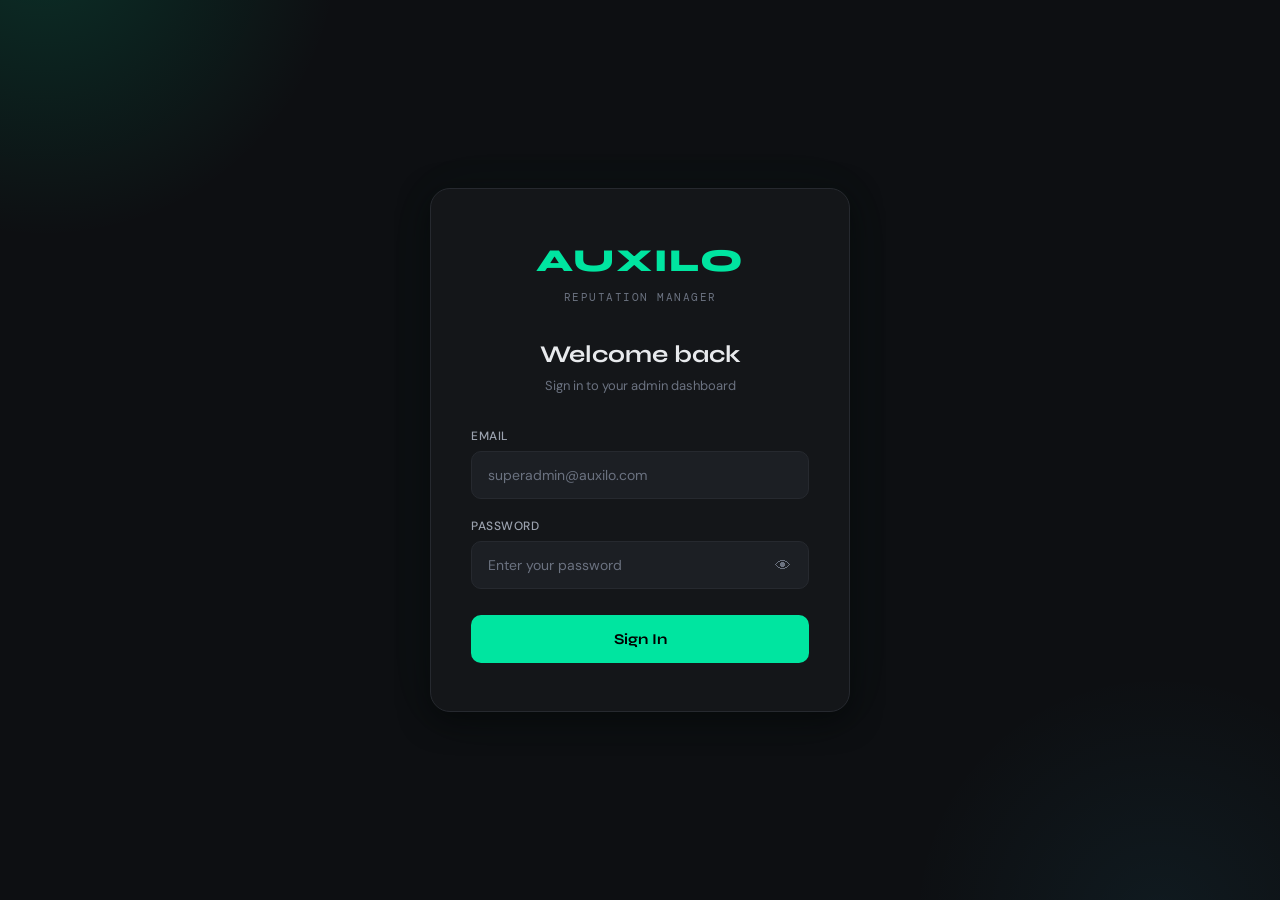
<file: frontend/index.html>
<!DOCTYPE html>
<html lang="en">

<head>
    <meta charset="UTF-8">
    <meta name="viewport" content="width=device-width, initial-scale=1.0">
    <title>Reputation Manager — Auxilo Finserve</title>
    <link rel="preconnect" href="https://fonts.googleapis.com">
    <link rel="preconnect" href="https://fonts.gstatic.com" crossorigin>
    <link href="https://fonts.googleapis.com/css2?family=DM+Mono:wght@400;500&display=swap" rel="stylesheet">
    <style>
        body {
            margin: 0;
            background: #0d0f12;
            display: flex;
            align-items: center;
            justify-content: center;
            height: 100vh;
            font-family: 'DM Mono', monospace;
            color: #6b7280;
            font-size: 13px;
        }
    </style>
</head>

<body>
    <div>Redirecting…</div>
    <script>
        // Check auth token and validate expiry before redirecting
        (function () {
            const token = localStorage.getItem('auth_token');

            if (token) {
                try {
                    // Decode JWT payload (base64url) to check expiry
                    const payloadBase64 = token.split('.')[1];
                    const payload = JSON.parse(atob(payloadBase64));
                    const now = Math.floor(Date.now() / 1000);

                    if (payload.exp && payload.exp > now) {
                        // Token is valid and not expired
                        window.location.replace('inbox.html');
                        return;
                    }
                } catch (e) {
                    // Token is malformed — clear it
                    console.warn('Invalid auth token, clearing.');
                }
                // Token expired or invalid — remove and go to login
                localStorage.removeItem('auth_token');
            }

            window.location.replace('login.html');
        })();
    </script>
</body>

</html>
</file>
<file: frontend/css/variables.css>
/* ============================================
   DESIGN TOKENS — Reputation Management Dashboard
   ============================================ */

:root {
  /* ── Backgrounds ── */
  --bg: #0d0f12;
  --surface: #141619;
  --surface2: #1c1f24;
  --border: #26292f;

  /* ── Primary Accent (Green) ── */
  --accent: #00e5a0;
  --accent-dim: rgba(0, 229, 160, 0.08);
  --accent-border: rgba(0, 229, 160, 0.2);
  --accent-glow: rgba(0, 229, 160, 0.15);

  /* ── Intent Colors ── */
  --lead: #3ecfff;
  --lead-dim: rgba(62, 207, 255, 0.08);
  --lead-border: rgba(62, 207, 255, 0.25);

  --warn: #f5a623;
  --warn-dim: rgba(245, 166, 35, 0.08);
  --warn-border: rgba(245, 166, 35, 0.25);

  --danger: #ff4f6a;
  --danger-dim: rgba(255, 79, 106, 0.08);
  --danger-border: rgba(255, 79, 106, 0.25);

  --spam: #6b7280;
  --spam-dim: rgba(107, 114, 128, 0.08);
  --spam-border: rgba(107, 114, 128, 0.25);

  /* ── Platform Colors ── */
  --fb-blue: #1877f2;
  --fb-dim: rgba(24, 119, 242, 0.1);
  --ig-pink: #e1306c;
  --ig-dim: rgba(225, 48, 108, 0.1);

  /* ── Text ── */
  --text: #e8eaed;
  --text-dim: #9ca3af;
  --text-muted: #6b7280;

  /* ── Typography ── */
  --font-heading: 'Syne', sans-serif;
  --font-body: 'DM Sans', sans-serif;
  --font-mono: 'DM Mono', monospace;

  /* ── Spacing ── */
  --space-xs: 4px;
  --space-sm: 8px;
  --space-md: 12px;
  --space-lg: 16px;
  --space-xl: 24px;
  --space-2xl: 32px;
  --space-3xl: 48px;

  /* ── Radii ── */
  --radius-sm: 6px;
  --radius-md: 10px;
  --radius-lg: 14px;
  --radius-xl: 20px;
  --radius-pill: 100px;

  /* ── Shadows ── */
  --shadow-sm: 0 1px 3px rgba(0, 0, 0, 0.3);
  --shadow-md: 0 4px 12px rgba(0, 0, 0, 0.4);
  --shadow-lg: 0 8px 30px rgba(0, 0, 0, 0.5);
  --shadow-glow: 0 0 20px var(--accent-glow);

  /* ── Transitions ── */
  --transition-fast: 150ms ease;
  --transition-normal: 250ms ease;
  --transition-slow: 400ms ease;

  /* ── Layout ── */
  --sidebar-width: 220px;
  --topbar-height: 0px;
  --message-list-width: 340px;
}
</file>
<file: frontend/css/base.css>
/* ============================================
   BASE STYLES — Reset, Typography, Globals
   ============================================ */

/* ── Google Fonts ──
   Loaded via <link> tags in HTML for non-blocking rendering.
   See each .html file's <head> section.
*/

/* ── Reset ── */
*,
*::before,
*::after {
    margin: 0;
    padding: 0;
    box-sizing: border-box;
}

html,
body {
    height: 100%;
    overflow: hidden;
    background: var(--bg);
    color: var(--text);
    font-family: var(--font-body);
    font-size: 14px;
    line-height: 1.5;
    -webkit-font-smoothing: antialiased;
    -moz-osx-font-smoothing: grayscale;
}

a {
    color: var(--accent);
    text-decoration: none;
    transition: opacity var(--transition-fast);
}

a:hover {
    opacity: 0.85;
}

button {
    font-family: inherit;
    cursor: pointer;
    border: none;
    outline: none;
    background: none;
    color: inherit;
}

input,
textarea,
select {
    font-family: inherit;
    font-size: inherit;
    color: inherit;
    outline: none;
    border: none;
    background: none;
}

ul,
ol {
    list-style: none;
}

img {
    display: block;
    max-width: 100%;
}

/* ── Scrollbar ── */
::-webkit-scrollbar {
    width: 6px;
}

::-webkit-scrollbar-track {
    background: transparent;
}

::-webkit-scrollbar-thumb {
    background: var(--border);
    border-radius: 3px;
}

::-webkit-scrollbar-thumb:hover {
    background: var(--text-muted);
}

/* ── Typography ── */
h1,
h2,
h3,
h4 {
    font-family: var(--font-heading);
    font-weight: 700;
    color: var(--text);
    line-height: 1.2;
}

h1 {
    font-size: 28px;
}

h2 {
    font-size: 22px;
}

h3 {
    font-size: 17px;
}

h4 {
    font-size: 14px;
}

.mono {
    font-family: var(--font-mono);
    font-weight: 400;
}

.text-dim {
    color: var(--text-dim);
}

.text-muted {
    color: var(--text-muted);
}

/* ── App Shell ── */
.app-layout {
    display: flex;
    height: 100vh;
    width: 100%;
    overflow: hidden;
}

.main-content {
    flex: 1;
    display: flex;
    flex-direction: column;
    overflow-y: scroll;
    min-width: 0;
}

/* ── Badges / Pills ── */
.badge {
    display: inline-flex;
    align-items: center;
    gap: 4px;
    padding: 3px 10px;
    border-radius: var(--radius-pill);
    font-family: var(--font-mono);
    font-size: 11px;
    font-weight: 500;
    letter-spacing: 0.3px;
    white-space: nowrap;
    line-height: 1.4;
}

.badge--fb {
    background: var(--fb-dim);
    color: var(--fb-blue);
    border: 1px solid rgba(24, 119, 242, 0.2);
}

.badge--ig {
    background: var(--ig-dim);
    color: var(--ig-pink);
    border: 1px solid rgba(225, 48, 108, 0.2);
}

.badge--lead {
    background: var(--lead-dim);
    color: var(--lead);
    border: 1px solid var(--lead-border);
}

.badge--support,
.badge--general {
    background: var(--warn-dim);
    color: var(--warn);
    border: 1px solid var(--warn-border);
}

.badge--sensitive {
    background: var(--danger-dim);
    color: var(--danger);
    border: 1px solid var(--danger-border);
}

.badge--partnership {
    background: var(--lead-dim);
    color: var(--lead);
    border: 1px solid var(--lead-border);
}

.badge--spam {
    background: var(--spam-dim);
    color: var(--spam);
    border: 1px solid var(--spam-border);
}

/* ── Buttons ── */
.btn {
    display: inline-flex;
    align-items: center;
    justify-content: center;
    gap: 8px;
    padding: 12px 24px;
    border-radius: var(--radius-md);
    font-size: 14px;
    font-weight: 600;
    transition: all var(--transition-fast);
    position: relative;
    overflow: hidden;
}

.btn--primary {
    background: var(--accent);
    color: #000;
    font-family: var(--font-heading);
    font-weight: 700;
}

.btn--primary:hover {
    filter: brightness(1.15);
    box-shadow: var(--shadow-glow);
}

.btn--primary:active {
    transform: scale(0.97);
}

.btn--danger {
    background: var(--danger-dim);
    color: var(--danger);
    border: 1px solid var(--danger);
}

.btn--danger:hover {
    background: var(--danger);
    color: #fff;
}

.btn--ghost {
    background: transparent;
    color: var(--text-dim);
    border: 1px solid var(--border);
}

.btn--ghost:hover {
    background: var(--surface2);
    color: var(--text);
    border-color: var(--text-muted);
}

.btn--small {
    padding: 6px 14px;
    font-size: 12px;
}

/* Button loading spinner */
.btn .spinner {
    width: 16px;
    height: 16px;
    border: 2px solid transparent;
    border-top-color: currentColor;
    border-radius: 50%;
    animation: spin 0.6s linear infinite;
}

.btn.loading .btn-text {
    opacity: 0;
}

.btn.loading .spinner {
    display: inline-block;
}

.btn:not(.loading) .spinner {
    display: none;
}

/* ── Top Progress Bar ── */
.progress-bar {
    position: fixed;
    top: 0;
    left: 0;
    height: 3px;
    background: var(--accent);
    z-index: 9999;
    transition: width 0.3s ease;
    box-shadow: 0 0 8px var(--accent-glow);
    opacity: 0;
    width: 0;
}

.progress-bar.active {
    opacity: 1;
    animation: progressAnim 2s ease-in-out;
}

@keyframes progressAnim {
    0% {
        width: 0;
    }

    30% {
        width: 40%;
    }

    60% {
        width: 70%;
    }

    80% {
        width: 85%;
    }

    100% {
        width: 100%;
    }
}

/* ── Toast Notifications ── */
.toast-container {
    position: fixed;
    bottom: 24px;
    right: 24px;
    z-index: 10000;
    display: flex;
    flex-direction: column-reverse;
    gap: 10px;
    pointer-events: none;
}

.toast {
    display: flex;
    align-items: center;
    gap: 10px;
    padding: 14px 20px;
    background: var(--surface);
    border: 1px solid var(--border);
    border-radius: var(--radius-md);
    font-size: 13px;
    font-family: var(--font-body);
    color: var(--text);
    box-shadow: var(--shadow-lg);
    pointer-events: auto;
    animation: toastSlideIn 0.35s cubic-bezier(0.2, 0.9, 0.3, 1);
    backdrop-filter: blur(12px);
    min-width: 280px;
}

.toast--success {
    border-color: var(--accent-border);
}

.toast--success .toast-icon {
    color: var(--accent);
}

.toast--error {
    border-color: var(--danger-border);
}

.toast--error .toast-icon {
    color: var(--danger);
}

.toast.removing {
    animation: toastSlideOut 0.3s cubic-bezier(0.4, 0, 1, 1) forwards;
}

@keyframes toastSlideIn {
    from {
        transform: translateX(100%);
        opacity: 0;
    }

    to {
        transform: translateX(0);
        opacity: 1;
    }
}

@keyframes toastSlideOut {
    from {
        transform: translateX(0);
        opacity: 1;
    }

    to {
        transform: translateX(120%);
        opacity: 0;
    }
}

/* ── Skeleton Shimmer ── */
.skeleton {
    background: linear-gradient(90deg,
            var(--surface2) 25%,
            rgba(255, 255, 255, 0.04) 50%,
            var(--surface2) 75%);
    background-size: 200% 100%;
    animation: shimmer 1.8s ease-in-out infinite;
    border-radius: var(--radius-sm);
}

@keyframes shimmer {
    0% {
        background-position: 200% 0;
    }

    100% {
        background-position: -200% 0;
    }
}

/* ── Empty State ── */
.empty-state {
    display: flex;
    flex-direction: column;
    align-items: center;
    justify-content: center;
    height: 100%;
    gap: 8px;
    padding: var(--space-2xl);
    text-align: center;
}

.empty-state__icon {
    font-size: 48px;
    margin-bottom: 8px;
    opacity: 0.6;
}

.empty-state__title {
    font-family: var(--font-heading);
    font-size: 20px;
    color: var(--text);
}

.empty-state__sub {
    font-size: 13px;
    color: var(--text-muted);
}

/* ── Keyframes ── */
@keyframes spin {
    to {
        transform: rotate(360deg);
    }
}

@keyframes fadeIn {
    from {
        opacity: 0;
        transform: translateY(6px);
    }

    to {
        opacity: 1;
        transform: translateY(0);
    }
}

@keyframes checkPop {
    0% {
        transform: scale(0);
        opacity: 0;
    }

    60% {
        transform: scale(1.2);
    }

    100% {
        transform: scale(1);
        opacity: 1;
    }
}

/* ── Utility ── */
.sr-only {
    position: absolute;
    width: 1px;
    height: 1px;
    padding: 0;
    margin: -1px;
    overflow: hidden;
    clip: rect(0, 0, 0, 0);
    white-space: nowrap;
    border: 0;
}

.fade-in {
    animation: fadeIn 0.3s ease;
}

/* ── Responsive ── */
@media (max-width: 768px) {
    :root {
        --sidebar-width: 0px;
        --message-list-width: 100%;
    }
}
</file>
<file: frontend/css/sidebar.css>
/* ============================================
   SIDEBAR & TOPBAR
   ============================================ */

.sidebar {
    width: var(--sidebar-width);
    height: 100vh;
    background: var(--surface);
    border-right: 1px solid var(--border);
    display: flex;
    flex-direction: column;
    flex-shrink: 0;
    position: relative;
    z-index: 100;
    transition: transform var(--transition-normal);
}

/* ── Logo Section ── */
.sidebar__logo {
    padding: 28px 20px 24px;
    border-bottom: 1px solid var(--border);
}

.sidebar__brand {
    font-family: var(--font-heading);
    font-weight: 800;
    font-size: 16px;
    color: var(--accent);
    letter-spacing: 1px;
    line-height: 1.3;
}

.sidebar__company {
    font-family: var(--font-mono);
    font-size: 9px;
    color: var(--text-muted);
    text-transform: uppercase;
    letter-spacing: 1.5px;
    margin-top: 3px;
}

/* ── Navigation ── */
.sidebar__nav {
    flex: 1;
    padding: 16px 12px;
    display: flex;
    flex-direction: column;
    gap: 4px;
}

.nav-item {
    display: flex;
    align-items: center;
    gap: 12px;
    padding: 11px 14px;
    border-radius: var(--radius-md);
    color: var(--text-dim);
    font-size: 13px;
    font-weight: 500;
    text-decoration: none;
    transition: all var(--transition-fast);
    position: relative;
    border: 1px solid transparent;
}

.nav-item:hover {
    background: var(--surface2);
    color: var(--text);
}

.nav-item.active {
    background: var(--accent-dim);
    color: var(--accent);
    border: 1px solid var(--accent-border);
}

.nav-item.active::before {
    content: '';
    position: absolute;
    left: -1px;
    top: 6px;
    bottom: 6px;
    width: 3px;
    background: var(--accent);
    border-radius: 0 3px 3px 0;
}

.nav-item__icon {
    font-size: 16px;
    width: 20px;
    text-align: center;
    flex-shrink: 0;
}

.nav-item__label {
    flex: 1;
}

.nav-item__badge {
    background: var(--accent);
    color: #000;
    font-family: var(--font-mono);
    font-size: 10px;
    font-weight: 700;
    padding: 2px 8px;
    border-radius: var(--radius-pill);
    min-width: 22px;
    text-align: center;
    line-height: 1.4;
}

/* ── Admin Chip ── */
.sidebar__admin {
    padding: 16px;
    border-top: 1px solid var(--border);
}

.admin-chip {
    display: flex;
    align-items: center;
    gap: 10px;
    padding: 10px 12px;
    border-radius: var(--radius-md);
    transition: background var(--transition-fast);
    position: relative;
}

.admin-chip:hover {
    background: var(--surface2);
}

.admin-chip__avatar {
    width: 32px;
    height: 32px;
    border-radius: 50%;
    background: linear-gradient(135deg, var(--accent), #00b37e);
    display: flex;
    align-items: center;
    justify-content: center;
    font-family: var(--font-heading);
    font-weight: 700;
    font-size: 13px;
    color: #000;
    flex-shrink: 0;
}

.admin-chip__info {
    flex: 1;
    min-width: 0;
}

.admin-chip__email {
    font-size: 11px;
    color: var(--text-dim);
    overflow: hidden;
    text-overflow: ellipsis;
    white-space: nowrap;
}

.admin-chip__role {
    font-family: var(--font-mono);
    font-size: 9px;
    color: var(--text-muted);
    text-transform: uppercase;
    letter-spacing: 0.5px;
}

.admin-chip__logout {
    opacity: 0;
    color: var(--text-muted);
    font-size: 16px;
    padding: 4px;
    transition: all var(--transition-fast);
    cursor: pointer;
    flex-shrink: 0;
}

.admin-chip:hover .admin-chip__logout {
    opacity: 1;
}

.admin-chip__logout:hover {
    color: var(--danger);
}

/* ── Mobile Sidebar ── */
@media (max-width: 768px) {
    .sidebar {
        position: fixed;
        left: 0;
        top: 0;
        transform: translateX(-100%);
        z-index: 1000;
        box-shadow: var(--shadow-lg);
        width: 260px;
    }

    .sidebar.open {
        transform: translateX(0);
    }

    .sidebar-overlay {
        display: none;
        position: fixed;
        inset: 0;
        background: rgba(0, 0, 0, 0.6);
        z-index: 999;
    }

    .sidebar-overlay.visible {
        display: block;
    }

    .mobile-header {
        display: flex;
        align-items: center;
        gap: 12px;
        padding: 14px 16px;
        background: var(--surface);
        border-bottom: 1px solid var(--border);
    }

    .mobile-menu-btn {
        font-size: 20px;
        color: var(--text);
        padding: 4px;
    }
}

@media (min-width: 769px) {
    .mobile-header {
        display: none;
    }

    .sidebar-overlay {
        display: none !important;
    }
}
</file>
<file: frontend/css/activity.css>
/* ============================================
   ACTIVITY LOGS PAGE — Table, Filters
   ============================================ */

/* ── Page Layout ── */
.activity-page {
    display: flex;
    flex-direction: column;
    height: 100%;
    padding: 32px 40px;
    overflow-y: auto;
}

.activity-header {
    display: flex;
    align-items: center;
    justify-content: space-between;
    margin-bottom: 24px;
    flex-shrink: 0;
}

.activity-header__left h2 {
    font-size: 22px;
    margin-bottom: 4px;
}

.activity-header__count {
    font-family: var(--font-mono);
    font-size: 12px;
    color: var(--text-muted);
}

/* ── Filters Bar ── */
.activity-filters {
    display: flex;
    gap: 12px;
    margin-bottom: 20px;
    flex-shrink: 0;
    flex-wrap: wrap;
}

.filter-select {
    padding: 9px 14px;
    background: var(--surface);
    border: 1px solid var(--border);
    border-radius: var(--radius-md);
    color: var(--text);
    font-size: 13px;
    font-family: var(--font-body);
    cursor: pointer;
    appearance: none;
    background-image: url("data:image/svg+xml,%3Csvg xmlns='http://www.w3.org/2000/svg' width='12' height='12' viewBox='0 0 24 24' fill='none' stroke='%23888' stroke-width='2'%3E%3Cpath d='M6 9l6 6 6-6'/%3E%3C/svg%3E");
    background-repeat: no-repeat;
    background-position: right 12px center;
    padding-right: 32px;
    min-width: 160px;
    transition: border-color var(--transition-fast);
}

.filter-select:focus {
    border-color: var(--accent);
}

.btn--clear-filters {
    padding: 9px 16px;
    font-size: 12px;
    color: var(--text-muted);
    background: transparent;
    border: 1px solid var(--border);
    border-radius: var(--radius-md);
    cursor: pointer;
    transition: all var(--transition-fast);
}

.btn--clear-filters:hover {
    background: var(--surface2);
    color: var(--text);
}

/* ── Activity Table ── */
.activity-table-wrap {
    flex: 1;
    overflow-y: auto;
    border: 1px solid var(--border);
    border-radius: var(--radius-lg);
    background: var(--surface);
}

.activity-table {
    width: 100%;
    border-collapse: collapse;
}

.activity-table thead {
    position: sticky;
    top: 0;
    z-index: 5;
}

.activity-table th {
    background: var(--surface2);
    font-family: var(--font-mono);
    font-size: 10px;
    font-weight: 500;
    text-transform: uppercase;
    letter-spacing: 1.2px;
    color: var(--text-muted);
    padding: 14px 20px;
    text-align: left;
    border-bottom: 1px solid var(--border);
    white-space: nowrap;
}

.activity-table td {
    padding: 14px 20px;
    font-size: 13px;
    border-bottom: 1px solid var(--border);
    vertical-align: middle;
}

.activity-table tbody tr {
    transition: background var(--transition-fast);
}

.activity-table tbody tr:hover {
    background: var(--surface2);
}

.activity-table tbody tr:last-child td {
    border-bottom: none;
}

/* Action badges */
.action-badge {
    display: inline-flex;
    align-items: center;
    gap: 5px;
    padding: 4px 10px;
    border-radius: var(--radius-pill);
    font-family: var(--font-mono);
    font-size: 11px;
    font-weight: 500;
    letter-spacing: 0.3px;
}

.action-badge--login {
    background: var(--accent-dim);
    color: var(--accent);
    border: 1px solid var(--accent-border);
}

.action-badge--approve_message {
    background: var(--lead-dim);
    color: var(--lead);
    border: 1px solid var(--lead-border);
}

.action-badge--reject_message {
    background: var(--danger-dim);
    color: var(--danger);
    border: 1px solid var(--danger-border);
}

.action-badge--regenerate_draft {
    background: var(--warn-dim);
    color: var(--warn);
    border: 1px solid var(--warn-border);
}

.action-badge--create_user {
    background: var(--accent-dim);
    color: var(--accent);
    border: 1px solid var(--accent-border);
}

.action-badge--delete_user {
    background: var(--danger-dim);
    color: var(--danger);
    border: 1px solid var(--danger-border);
}

.activity-user {
    font-weight: 500;
    color: var(--text);
}

.activity-details {
    color: var(--text-dim);
    max-width: 400px;
    overflow: hidden;
    text-overflow: ellipsis;
    white-space: nowrap;
}

.activity-time {
    font-family: var(--font-mono);
    font-size: 12px;
    color: var(--text-dim);
    white-space: nowrap;
}

/* ── Pagination ── */
.activity-pagination {
    display: flex;
    align-items: center;
    justify-content: center;
    gap: 8px;
    padding: 16px 0;
    flex-shrink: 0;
}

.page-btn {
    padding: 8px 14px;
    font-size: 12px;
    font-family: var(--font-mono);
    background: var(--surface);
    border: 1px solid var(--border);
    border-radius: var(--radius-md);
    color: var(--text-dim);
    cursor: pointer;
    transition: all var(--transition-fast);
}

.page-btn:hover:not(:disabled) {
    background: var(--surface2);
    color: var(--text);
    border-color: var(--accent-border);
}

.page-btn:disabled {
    opacity: 0.3;
    cursor: not-allowed;
}

.page-btn.active {
    background: var(--accent-dim);
    color: var(--accent);
    border-color: var(--accent-border);
}

.page-info {
    font-family: var(--font-mono);
    font-size: 12px;
    color: var(--text-muted);
    padding: 0 8px;
}

/* ── Empty State ── */
.activity-empty {
    padding: 60px 20px;
    text-align: center;
}

.activity-empty__icon {
    font-size: 40px;
    margin-bottom: 12px;
    opacity: 0.5;
}

.activity-empty__text {
    font-size: 14px;
    color: var(--text-muted);
}
</file>
<file: frontend/css/autosent.css>
/* ============================================
   AUTO-SENT LOG
   ============================================ */

.autosent-page {
    flex: 1;
    display: flex;
    flex-direction: column;
    overflow: hidden;
}

/* ── Header ── */
.autosent-header {
    padding: 28px 32px 0;
}

.autosent-header h1 {
    font-family: var(--font-heading);
    font-size: 22px;
    margin-bottom: 4px;
}

.autosent-header p {
    font-size: 13px;
    color: var(--text-muted);
    font-family: var(--font-mono);
}

/* ── Filter Bar ── */
.autosent-filters {
    display: flex;
    align-items: center;
    gap: 10px;
    padding: 20px 32px;
    border-bottom: 1px solid var(--border);
    flex-wrap: wrap;
}

.autosent-search {
    flex: 1;
    min-width: 180px;
    max-width: 320px;
    padding: 10px 14px 10px 36px;
    background: var(--surface2);
    border: 1px solid var(--border);
    border-radius: var(--radius-sm);
    color: var(--text);
    font-size: 13px;
    transition: border-color var(--transition-fast);
}

.autosent-search:focus {
    border-color: var(--accent);
}

.search-wrapper {
    position: relative;
    flex: 1;
    min-width: 180px;
    max-width: 320px;
}

.search-wrapper__icon {
    position: absolute;
    left: 12px;
    top: 50%;
    transform: translateY(-50%);
    color: var(--text-muted);
    font-size: 14px;
    pointer-events: none;
}

/* ── Log Cards ── */
.autosent-scroll {
    flex: 1;
    overflow-y: auto;
    padding: 16px 32px;
}

.log-card {
    background: var(--surface);
    border: 1px solid var(--border);
    border-radius: var(--radius-md);
    margin-bottom: 8px;
    overflow: hidden;
    transition: border-color var(--transition-fast);
}

.log-card:hover {
    border-color: var(--text-muted);
}

.log-card__header {
    display: flex;
    align-items: center;
    gap: 12px;
    padding: 16px 20px;
    cursor: pointer;
    transition: background var(--transition-fast);
}

.log-card__header:hover {
    background: var(--surface2);
}

.log-card__sender {
    font-weight: 500;
    font-size: 14px;
    flex-shrink: 0;
}

.log-card__badges {
    display: flex;
    align-items: center;
    gap: 8px;
}

.log-card__confidence {
    font-family: var(--font-mono);
    font-size: 12px;
    font-weight: 500;
}

.log-card__confidence--high {
    color: var(--accent);
}

.log-card__confidence--med {
    color: var(--warn);
}

.log-card__time {
    margin-left: auto;
    font-family: var(--font-mono);
    font-size: 11px;
    color: var(--text-muted);
    flex-shrink: 0;
}

.log-card__chevron {
    color: var(--text-muted);
    font-size: 12px;
    transition: transform var(--transition-fast);
    flex-shrink: 0;
}

.log-card.expanded .log-card__chevron {
    transform: rotate(180deg);
}

/* Expanded content */
.log-card__body {
    display: none;
    padding: 0 20px 20px;
    border-top: 1px solid var(--border);
    animation: fadeIn 0.25s ease;
}

.log-card.expanded .log-card__body {
    display: block;
}

.log-card__section {
    margin-top: 16px;
}

.log-card__label {
    font-family: var(--font-mono);
    font-size: 11px;
    font-weight: 500;
    text-transform: uppercase;
    letter-spacing: 1px;
    margin-bottom: 8px;
}

.log-card__label--msg {
    color: var(--accent);
}

.log-card__label--sent {
    color: var(--lead);
}

.log-card__text {
    font-size: 13px;
    line-height: 1.6;
    color: var(--text-dim);
    background: var(--surface2);
    padding: 14px 16px;
    border-radius: var(--radius-sm);
    border: 1px solid var(--border);
    white-space: pre-wrap;
    word-wrap: break-word;
}

/* ── Pagination ── */
.pagination {
    display: flex;
    align-items: center;
    justify-content: center;
    gap: 16px;
    padding: 20px 32px;
    border-top: 1px solid var(--border);
    background: var(--surface);
}

.pagination__info {
    font-family: var(--font-mono);
    font-size: 12px;
    color: var(--text-muted);
}

.pagination__btn {
    padding: 8px 18px;
    background: var(--surface2);
    border: 1px solid var(--border);
    border-radius: var(--radius-sm);
    color: var(--text-dim);
    font-size: 12px;
    font-weight: 500;
    cursor: pointer;
    transition: all var(--transition-fast);
}

.pagination__btn:hover:not(:disabled) {
    background: var(--accent-dim);
    border-color: var(--accent-border);
    color: var(--accent);
}

.pagination__btn:disabled {
    opacity: 0.35;
    cursor: not-allowed;
}

/* ── Responsive ── */
@media (max-width: 768px) {

    .autosent-header,
    .autosent-filters,
    .autosent-scroll {
        padding-left: 16px;
        padding-right: 16px;
    }

    .log-card__header {
        flex-wrap: wrap;
    }

    .log-card__time {
        width: 100%;
        margin-left: 0;
        margin-top: 6px;
    }
}
</file>
<file: frontend/css/knowledge.css>
/* ============================================
   KNOWLEDGE BASE — Styles
   ============================================ */

.knowledge-container {
    padding: var(--space-xl) var(--space-2xl);
    max-width: 1200px;
    margin: 0 auto;
}

/* ── Header ── */
.kb-header {
    display: flex;
    justify-content: space-between;
    align-items: flex-start;
    margin-bottom: var(--space-2xl);
    gap: var(--space-xl);
    flex-wrap: wrap;
}

.kb-header__title {
    font-family: var(--font-heading);
    font-weight: 800;
    font-size: 28px;
    color: var(--text);
    margin: 0;
}

.kb-header__subtitle {
    font-family: var(--font-body);
    font-size: 14px;
    color: var(--text-dim);
    margin: var(--space-xs) 0 0 0;
}

.kb-stats {
    display: flex;
    gap: var(--space-md);
}

.stat-card {
    background: var(--surface);
    border: 1px solid var(--border);
    border-radius: var(--radius-md);
    padding: var(--space-md) var(--space-lg);
    text-align: center;
    min-width: 90px;
}

.stat-card__value {
    font-family: var(--font-mono);
    font-size: 22px;
    font-weight: 700;
    color: var(--accent);
}

.stat-card__label {
    font-family: var(--font-body);
    font-size: 11px;
    color: var(--text-muted);
    text-transform: uppercase;
    letter-spacing: 0.5px;
    margin-top: 2px;
}

/* ── Upload Section ── */
.kb-upload-section {
    display: grid;
    grid-template-columns: 1fr 1fr;
    gap: var(--space-xl);
    margin-bottom: var(--space-2xl);
}

.upload-card {
    background: var(--surface);
    border: 1px solid var(--border);
    border-radius: var(--radius-lg);
    padding: var(--space-xl);
    transition: border-color var(--transition-normal);
}

.upload-card:hover {
    border-color: var(--accent-border);
}

.upload-card__header {
    display: flex;
    align-items: center;
    gap: var(--space-sm);
    margin-bottom: var(--space-sm);
}

.upload-card__icon {
    font-size: 22px;
}

.upload-card__title {
    font-family: var(--font-heading);
    font-weight: 700;
    font-size: 16px;
    color: var(--text);
    margin: 0;
}

.upload-card__desc {
    font-family: var(--font-body);
    font-size: 13px;
    color: var(--text-dim);
    margin: 0 0 var(--space-lg) 0;
}

/* ── Drop Zone ── */
.drop-zone {
    border: 2px dashed var(--border);
    border-radius: var(--radius-md);
    padding: var(--space-2xl) var(--space-xl);
    text-align: center;
    cursor: pointer;
    transition: all var(--transition-normal);
    background: var(--bg);
}

.drop-zone:hover,
.drop-zone--active {
    border-color: var(--accent);
    background: var(--accent-dim);
}

.drop-zone__icon {
    font-size: 36px;
    margin-bottom: var(--space-sm);
}

.drop-zone__text {
    font-family: var(--font-body);
    font-weight: 600;
    font-size: 14px;
    color: var(--text);
}

.drop-zone__subtext {
    font-family: var(--font-body);
    font-size: 12px;
    color: var(--text-muted);
    margin-top: var(--space-xs);
}

/* ── Upload Progress ── */
.upload-progress {
    margin-top: var(--space-lg);
}

.progress-track {
    height: 6px;
    background: var(--surface2);
    border-radius: 3px;
    overflow: hidden;
}

.progress-fill {
    height: 100%;
    background: linear-gradient(90deg, var(--accent), #00c896);
    border-radius: 3px;
    width: 0%;
    transition: width var(--transition-normal);
}

.progress-text {
    font-family: var(--font-mono);
    font-size: 12px;
    color: var(--text-dim);
    margin-top: var(--space-xs);
    text-align: center;
}

/* ── URL Input ── */
.url-input-group {
    display: flex;
    gap: var(--space-sm);
}

.url-input {
    flex: 1;
    background: var(--bg);
    border: 1px solid var(--border);
    border-radius: var(--radius-sm);
    padding: var(--space-md) var(--space-lg);
    color: var(--text);
    font-family: var(--font-body);
    font-size: 14px;
    outline: none;
    transition: border-color var(--transition-fast);
}

.url-input:focus {
    border-color: var(--accent);
}

.url-input::placeholder {
    color: var(--text-muted);
}

.url-options {
    display: flex;
    gap: var(--space-lg);
    margin-top: var(--space-md);
}

.url-option {
    display: flex;
    align-items: center;
    gap: var(--space-sm);
    font-family: var(--font-body);
    font-size: 12px;
    color: var(--text-dim);
}

.url-option select {
    background: var(--bg);
    border: 1px solid var(--border);
    border-radius: var(--radius-sm);
    padding: 4px 8px;
    color: var(--text);
    font-family: var(--font-body);
    font-size: 12px;
    outline: none;
}

/* ── Buttons ── */
.btn {
    display: inline-flex;
    align-items: center;
    gap: var(--space-sm);
    font-family: var(--font-body);
    font-weight: 600;
    font-size: 13px;
    padding: var(--space-md) var(--space-lg);
    border-radius: var(--radius-sm);
    border: none;
    cursor: pointer;
    transition: all var(--transition-fast);
    white-space: nowrap;
    position: relative;
}

.btn--accent {
    background: var(--accent);
    color: #0d0f12;
}

.btn--accent:hover {
    background: #00c896;
    box-shadow: var(--shadow-glow);
}

.btn--ghost {
    background: transparent;
    border: 1px solid var(--border);
    color: var(--text);
}

.btn--ghost:hover {
    border-color: var(--accent-border);
    background: var(--accent-dim);
}

.btn--danger-small {
    background: var(--danger-dim);
    color: var(--danger);
    border: 1px solid var(--danger-border);
    padding: 6px 12px;
    font-size: 12px;
}

.btn--danger-small:hover {
    background: var(--danger);
    color: white;
}

.btn--icon {
    background: transparent;
    border: 1px solid var(--border);
    color: var(--text-dim);
    padding: 6px 10px;
    font-size: 14px;
    border-radius: var(--radius-sm);
}

.btn--icon:hover {
    border-color: var(--accent-border);
    color: var(--accent);
    background: var(--accent-dim);
}

.btn.loading .btn-text {
    opacity: 0;
}

.btn.loading .spinner {
    display: block;
}

.spinner {
    display: none;
    width: 16px;
    height: 16px;
    border: 2px solid transparent;
    border-top-color: currentColor;
    border-radius: 50%;
    animation: spin 0.6s linear infinite;
    position: absolute;
    left: 50%;
    top: 50%;
    margin: -8px 0 0 -8px;
}

@keyframes spin {
    to {
        transform: rotate(360deg);
    }
}

/* ── Search Section ── */
.kb-search-section {
    margin-bottom: var(--space-2xl);
}

.search-bar {
    display: flex;
    gap: var(--space-sm);
}

.search-input {
    flex: 1;
    background: var(--surface);
    border: 1px solid var(--border);
    border-radius: var(--radius-md);
    padding: var(--space-md) var(--space-lg);
    color: var(--text);
    font-family: var(--font-body);
    font-size: 14px;
    outline: none;
    transition: border-color var(--transition-fast);
}

.search-input:focus {
    border-color: var(--accent);
}

.search-input::placeholder {
    color: var(--text-muted);
}

.search-results {
    margin-top: var(--space-lg);
    display: flex;
    flex-direction: column;
    gap: var(--space-md);
}

.search-result-card {
    background: var(--surface);
    border: 1px solid var(--border);
    border-radius: var(--radius-md);
    padding: var(--space-lg);
    transition: border-color var(--transition-fast);
}

.search-result-card:hover {
    border-color: var(--accent-border);
}

.search-result__header {
    display: flex;
    justify-content: space-between;
    align-items: center;
    margin-bottom: var(--space-sm);
}

.search-result__source {
    font-family: var(--font-mono);
    font-size: 11px;
    color: var(--accent);
    background: var(--accent-dim);
    padding: 2px 8px;
    border-radius: var(--radius-sm);
}

.search-result__score {
    font-family: var(--font-mono);
    font-size: 11px;
    color: var(--text-muted);
}

.search-result__content {
    font-family: var(--font-body);
    font-size: 13px;
    color: var(--text-dim);
    line-height: 1.5;
    max-height: 100px;
    overflow: hidden;
    text-overflow: ellipsis;
}

/* ── Documents Table ── */
.kb-documents {
    background: var(--surface);
    border: 1px solid var(--border);
    border-radius: var(--radius-lg);
    overflow: hidden;
}

.docs-header {
    display: flex;
    justify-content: space-between;
    align-items: center;
    padding: var(--space-lg) var(--space-xl);
    border-bottom: 1px solid var(--border);
    flex-wrap: wrap;
    gap: var(--space-md);
}

.docs-header__title {
    font-family: var(--font-heading);
    font-weight: 700;
    font-size: 16px;
    color: var(--text);
    margin: 0;
}

.docs-header__filters {
    display: flex;
    gap: var(--space-sm);
}

.filter-select {
    background: var(--bg);
    border: 1px solid var(--border);
    border-radius: var(--radius-sm);
    padding: 6px 12px;
    color: var(--text);
    font-family: var(--font-body);
    font-size: 12px;
    outline: none;
}

.docs-table-wrapper {
    overflow-x: auto;
}

.docs-table {
    width: 100%;
    border-collapse: collapse;
}

.docs-table th {
    background: var(--bg);
    font-family: var(--font-body);
    font-weight: 600;
    font-size: 11px;
    text-transform: uppercase;
    letter-spacing: 0.5px;
    color: var(--text-muted);
    padding: var(--space-md) var(--space-lg);
    text-align: left;
    white-space: nowrap;
}

.docs-table td {
    font-family: var(--font-body);
    font-size: 13px;
    color: var(--text);
    padding: var(--space-md) var(--space-lg);
    border-top: 1px solid var(--border);
    vertical-align: middle;
}

.docs-table tr:hover td {
    background: var(--accent-dim);
}

.empty-cell {
    text-align: center;
    color: var(--text-muted);
    padding: var(--space-3xl) !important;
    font-style: italic;
}

/* Type badges */
.type-badge {
    display: inline-flex;
    align-items: center;
    gap: 4px;
    font-size: 12px;
    font-weight: 600;
    padding: 3px 10px;
    border-radius: var(--radius-pill);
}

.type-badge--pdf {
    background: var(--danger-dim);
    color: var(--danger);
    border: 1px solid var(--danger-border);
}

.type-badge--url {
    background: var(--lead-dim);
    color: var(--lead);
    border: 1px solid var(--lead-border);
}

/* Status badges */
.status-badge {
    display: inline-flex;
    align-items: center;
    gap: 4px;
    font-size: 11px;
    font-weight: 600;
    padding: 3px 10px;
    border-radius: var(--radius-pill);
    font-family: var(--font-mono);
}

.status-badge--pending {
    background: var(--warn-dim);
    color: var(--warn);
    border: 1px solid var(--warn-border);
}

.status-badge--processing {
    background: var(--lead-dim);
    color: var(--lead);
    border: 1px solid var(--lead-border);
    animation: pulse-glow 1.5s ease-in-out infinite;
}

.status-badge--ready {
    background: var(--accent-dim);
    color: var(--accent);
    border: 1px solid var(--accent-border);
}

.status-badge--failed {
    background: var(--danger-dim);
    color: var(--danger);
    border: 1px solid var(--danger-border);
}

@keyframes pulse-glow {

    0%,
    100% {
        opacity: 1;
    }

    50% {
        opacity: 0.5;
    }
}

.doc-name {
    max-width: 300px;
    overflow: hidden;
    text-overflow: ellipsis;
    white-space: nowrap;
    display: block;
}

.doc-actions {
    display: flex;
    gap: var(--space-xs);
}

/* ── Modal ── */
.modal-overlay {
    position: fixed;
    top: 0;
    left: 0;
    width: 100%;
    height: 100%;
    background: rgba(0, 0, 0, 0.7);
    backdrop-filter: blur(4px);
    z-index: 1000;
    display: flex;
    align-items: center;
    justify-content: center;
    padding: var(--space-xl);
}

.modal-content {
    background: var(--surface);
    border: 1px solid var(--border);
    border-radius: var(--radius-lg);
    width: 100%;
    max-width: 700px;
    max-height: 80vh;
    display: flex;
    flex-direction: column;
    box-shadow: var(--shadow-lg);
}

.modal-header {
    display: flex;
    justify-content: space-between;
    align-items: center;
    padding: var(--space-lg) var(--space-xl);
    border-bottom: 1px solid var(--border);
}

.modal-title {
    font-family: var(--font-heading);
    font-weight: 700;
    font-size: 16px;
    color: var(--text);
    margin: 0;
}

.modal-close {
    background: transparent;
    border: none;
    color: var(--text-muted);
    font-size: 18px;
    cursor: pointer;
    padding: 4px 8px;
    border-radius: var(--radius-sm);
    transition: all var(--transition-fast);
}

.modal-close:hover {
    color: var(--danger);
    background: var(--danger-dim);
}

.modal-body {
    padding: var(--space-xl);
    overflow-y: auto;
    display: flex;
    flex-direction: column;
    gap: var(--space-md);
}

.chunk-card {
    background: var(--bg);
    border: 1px solid var(--border);
    border-radius: var(--radius-md);
    padding: var(--space-lg);
}

.chunk-card__header {
    display: flex;
    justify-content: space-between;
    align-items: center;
    margin-bottom: var(--space-sm);
}

.chunk-card__index {
    font-family: var(--font-mono);
    font-size: 11px;
    color: var(--accent);
    background: var(--accent-dim);
    padding: 2px 8px;
    border-radius: var(--radius-sm);
}

.chunk-card__meta {
    font-family: var(--font-mono);
    font-size: 10px;
    color: var(--text-muted);
}

.chunk-card__content {
    font-family: var(--font-body);
    font-size: 13px;
    color: var(--text-dim);
    line-height: 1.6;
    white-space: pre-wrap;
    max-height: 150px;
    overflow-y: auto;
}

/* ── Responsive ── */
@media (max-width: 768px) {
    .knowledge-container {
        padding: var(--space-lg);
    }

    .kb-upload-section {
        grid-template-columns: 1fr;
    }

    .kb-header {
        flex-direction: column;
    }

    .kb-stats {
        width: 100%;
        justify-content: space-between;
    }

    .docs-header {
        flex-direction: column;
        align-items: flex-start;
    }

    .doc-name {
        max-width: 150px;
    }
}

/* ── Scroll to Top Button ── */
.scroll-top-btn {
    position: fixed;
    bottom: 32px;
    right: 32px;
    width: 44px;
    height: 44px;
    border-radius: 50%;
    background: var(--accent);
    color: #fff;
    font-size: 20px;
    border: none;
    cursor: pointer;
    display: flex;
    align-items: center;
    justify-content: center;
    opacity: 0;
    pointer-events: none;
    transition: opacity 0.3s ease, transform 0.3s ease;
    z-index: 999;
    box-shadow: 0 4px 12px rgba(0,0,0,0.2);
}

.scroll-top-btn.visible {
    opacity: 1;
    pointer-events: auto;
}

.scroll-top-btn:hover {
    transform: translateY(-3px);
}
</file>
<file: frontend/css/login.css>
/* ============================================
   LOGIN PAGE
   ============================================ */

.login-page {
    display: flex;
    align-items: center;
    justify-content: center;
    min-height: 100vh;
    background: var(--bg);
    position: relative;
    overflow: hidden;
}

/* Ambient glow background */
.login-page::before {
    content: '';
    position: absolute;
    top: -40%;
    left: -20%;
    width: 600px;
    height: 600px;
    background: radial-gradient(circle, var(--accent-glow) 0%, transparent 70%);
    pointer-events: none;
    animation: floatGlow 8s ease-in-out infinite alternate;
}

.login-page::after {
    content: '';
    position: absolute;
    bottom: -30%;
    right: -10%;
    width: 500px;
    height: 500px;
    background: radial-gradient(circle, rgba(62, 207, 255, 0.06) 0%, transparent 70%);
    pointer-events: none;
    animation: floatGlow 10s ease-in-out infinite alternate-reverse;
}

@keyframes floatGlow {
    from {
        transform: translate(0, 0);
    }

    to {
        transform: translate(30px, -20px);
    }
}

.login-card {
    width: 100%;
    max-width: 420px;
    padding: 48px 40px;
    background: var(--surface);
    border: 1px solid var(--border);
    border-radius: var(--radius-xl);
    box-shadow: var(--shadow-lg), 0 0 60px rgba(0, 229, 160, 0.03);
    position: relative;
    z-index: 1;
    animation: fadeIn 0.5s ease;
}

/* ── Logo ── */
.login-logo {
    text-align: center;
    margin-bottom: 36px;
}

.login-logo__brand {
    font-family: var(--font-heading);
    font-weight: 800;
    font-size: 32px;
    color: var(--accent);
    letter-spacing: 2px;
    text-transform: uppercase;
}

.login-logo__sub {
    font-family: var(--font-mono);
    font-size: 11px;
    color: var(--text-muted);
    letter-spacing: 1.5px;
    text-transform: uppercase;
    margin-top: 4px;
}

/* ── Heading ── */
.login-heading {
    text-align: center;
    margin-bottom: 32px;
}

.login-heading h1 {
    font-family: var(--font-heading);
    font-size: 24px;
    color: var(--text);
    margin-bottom: 6px;
}

.login-heading p {
    font-size: 13px;
    color: var(--text-muted);
}

/* ── Form ── */
.login-form {
    display: flex;
    flex-direction: column;
    gap: 18px;
}

.form-group {
    display: flex;
    flex-direction: column;
    gap: 6px;
}

.form-group label {
    font-size: 12px;
    font-weight: 500;
    color: var(--text-dim);
    text-transform: uppercase;
    letter-spacing: 0.5px;
}

.form-input-wrapper {
    position: relative;
}

.form-input {
    width: 100%;
    padding: 14px 16px;
    background: var(--surface2);
    border: 1px solid var(--border);
    border-radius: var(--radius-md);
    color: var(--text);
    font-size: 14px;
    transition: border-color var(--transition-fast), box-shadow var(--transition-fast);
}

.form-input::placeholder {
    color: var(--text-muted);
}

.form-input:focus {
    border-color: var(--accent);
    box-shadow: 0 0 0 3px var(--accent-dim);
}

/* Password toggle */
.password-toggle {
    position: absolute;
    right: 14px;
    top: 50%;
    transform: translateY(-50%);
    background: none;
    border: none;
    color: var(--text-muted);
    cursor: pointer;
    font-size: 16px;
    padding: 4px;
    transition: color var(--transition-fast);
}

.password-toggle:hover {
    color: var(--text);
}

/* ── Submit Button ── */
.login-btn {
    width: 100%;
    padding: 15px;
    margin-top: 8px;
    background: var(--accent);
    color: #000;
    font-family: var(--font-heading);
    font-weight: 700;
    font-size: 15px;
    border: none;
    border-radius: var(--radius-md);
    cursor: pointer;
    transition: filter var(--transition-fast), box-shadow var(--transition-fast), transform var(--transition-fast);
    position: relative;
}

.login-btn:hover {
    filter: brightness(1.1);
    box-shadow: var(--shadow-glow);
}

.login-btn:active {
    transform: scale(0.98);
}

.login-btn.loading {
    pointer-events: none;
    opacity: 0.8;
}

.login-btn .spinner {
    width: 18px;
    height: 18px;
    border: 2.5px solid transparent;
    border-top-color: #000;
    border-radius: 50%;
    animation: spin 0.6s linear infinite;
    position: absolute;
    top: 50%;
    left: 50%;
    transform: translate(-50%, -50%);
}

.login-btn:not(.loading) .spinner {
    display: none;
}

.login-btn.loading .btn-text {
    opacity: 0;
}

/* ── Error ── */
.login-error {
    color: var(--danger);
    font-size: 13px;
    text-align: center;
    padding: 10px;
    background: var(--danger-dim);
    border: 1px solid var(--danger-border);
    border-radius: var(--radius-sm);
    display: none;
    animation: fadeIn 0.25s ease;
}

.login-error.visible {
    display: block;
}

/* ── Responsive ── */
@media (max-width: 480px) {
    .login-card {
        margin: 16px;
        padding: 32px 24px;
    }
}
</file>
<file: frontend/css/users.css>
/* ============================================
   USERS PAGE — Table, Modal, Management styles
   ============================================ */

/* ── Page Layout ── */
.users-page {
    display: flex;
    flex-direction: column;
    height: 100%;
    padding: 32px 40px;
    overflow-y: auto;
}

.users-header {
    display: flex;
    align-items: center;
    justify-content: space-between;
    margin-bottom: 28px;
    flex-shrink: 0;
}

.users-header__left h2 {
    font-size: 22px;
    margin-bottom: 4px;
}

.users-header__count {
    font-family: var(--font-mono);
    font-size: 12px;
    color: var(--text-muted);
}

.btn--add-user {
    display: inline-flex;
    align-items: center;
    gap: 8px;
    padding: 10px 22px;
    background: var(--accent);
    color: #000;
    font-family: var(--font-heading);
    font-weight: 700;
    font-size: 13px;
    border-radius: var(--radius-md);
    transition: all var(--transition-fast);
    letter-spacing: 0.3px;
}

.btn--add-user:hover {
    filter: brightness(1.15);
    box-shadow: var(--shadow-glow);
}

.btn--add-user:active {
    transform: scale(0.97);
}

.btn--add-user .icon {
    font-size: 16px;
}

/* ── Users Table ── */
.users-table-wrap {
    flex: 1;
    overflow-y: auto;
    border: 1px solid var(--border);
    border-radius: var(--radius-lg);
    background: var(--surface);
}

.users-table {
    width: 100%;
    border-collapse: collapse;
}

.users-table thead {
    position: sticky;
    top: 0;
    z-index: 5;
}

.users-table th {
    background: var(--surface2);
    font-family: var(--font-mono);
    font-size: 10px;
    font-weight: 500;
    text-transform: uppercase;
    letter-spacing: 1.2px;
    color: var(--text-muted);
    padding: 14px 20px;
    text-align: left;
    border-bottom: 1px solid var(--border);
    white-space: nowrap;
}

.users-table td {
    padding: 16px 20px;
    font-size: 13px;
    border-bottom: 1px solid var(--border);
    vertical-align: middle;
}

.users-table tbody tr {
    transition: background var(--transition-fast);
}

.users-table tbody tr:hover {
    background: var(--surface2);
}

.users-table tbody tr:last-child td {
    border-bottom: none;
}

/* Cell-specific styles */
.user-email {
    font-weight: 500;
    color: var(--text);
}

.user-role-badge {
    display: inline-flex;
    align-items: center;
    gap: 6px;
    padding: 4px 12px;
    border-radius: var(--radius-pill);
    font-family: var(--font-mono);
    font-size: 11px;
    font-weight: 500;
    letter-spacing: 0.3px;
}

.user-role-badge--superadmin {
    background: var(--accent-dim);
    color: var(--accent);
    border: 1px solid var(--accent-border);
}

.user-role-badge--admin {
    background: var(--warn-dim);
    color: var(--warn);
    border: 1px solid var(--warn-border);
}

.user-date {
    font-family: var(--font-mono);
    font-size: 12px;
    color: var(--text-dim);
}

.user-actions {
    text-align: right;
}

.btn--delete-user {
    display: inline-flex;
    align-items: center;
    gap: 5px;
    padding: 6px 14px;
    font-size: 12px;
    color: var(--danger);
    background: var(--danger-dim);
    border: 1px solid rgba(255, 77, 77, 0.15);
    border-radius: var(--radius-md);
    cursor: pointer;
    transition: all var(--transition-fast);
}

.btn--delete-user:hover {
    background: var(--danger);
    color: #fff;
    border-color: var(--danger);
}

.btn--delete-user:disabled {
    opacity: 0.3;
    cursor: not-allowed;
    pointer-events: none;
}

/* ── Modal ── */
.modal-overlay {
    display: none;
    position: fixed;
    inset: 0;
    background: rgba(0, 0, 0, 0.65);
    backdrop-filter: blur(6px);
    z-index: 5000;
    justify-content: center;
    align-items: center;
}

.modal-overlay.active {
    display: flex;
    animation: fadeIn 0.2s ease;
}

.modal {
    background: var(--surface);
    border: 1px solid var(--border);
    border-radius: var(--radius-lg);
    width: 100%;
    max-width: 440px;
    box-shadow: var(--shadow-lg);
    animation: modalSlideUp 0.3s cubic-bezier(0.2, 0.9, 0.3, 1);
}

@keyframes modalSlideUp {
    from {
        transform: translateY(20px);
        opacity: 0;
    }

    to {
        transform: translateY(0);
        opacity: 1;
    }
}

.modal__header {
    display: flex;
    align-items: center;
    justify-content: space-between;
    padding: 20px 24px 16px;
    border-bottom: 1px solid var(--border);
}

.modal__title {
    font-family: var(--font-heading);
    font-size: 18px;
    font-weight: 700;
}

.modal__close {
    font-size: 20px;
    color: var(--text-muted);
    cursor: pointer;
    padding: 4px;
    transition: color var(--transition-fast);
}

.modal__close:hover {
    color: var(--text);
}

.modal__body {
    padding: 24px;
    display: flex;
    flex-direction: column;
    gap: 20px;
}

.form-group {
    display: flex;
    flex-direction: column;
    gap: 6px;
}

.form-group label {
    font-family: var(--font-mono);
    font-size: 10px;
    text-transform: uppercase;
    letter-spacing: 1.2px;
    color: var(--text-muted);
}

.form-group input,
.form-group select {
    padding: 12px 14px;
    background: var(--surface2);
    border: 1px solid var(--border);
    border-radius: var(--radius-md);
    color: var(--text);
    font-size: 14px;
    transition: border-color var(--transition-fast);
    width: 100%;
}

.form-group input:focus,
.form-group select:focus {
    border-color: var(--accent);
    background: var(--bg);
}

.form-group input::placeholder {
    color: var(--text-muted);
}

.form-group select {
    cursor: pointer;
    appearance: none;
    background-image: url("data:image/svg+xml,%3Csvg xmlns='http://www.w3.org/2000/svg' width='12' height='12' viewBox='0 0 24 24' fill='none' stroke='%23888' stroke-width='2'%3E%3Cpath d='M6 9l6 6 6-6'/%3E%3C/svg%3E");
    background-repeat: no-repeat;
    background-position: right 14px center;
    padding-right: 36px;
}

.form-error {
    font-size: 12px;
    color: var(--danger);
    min-height: 18px;
}

.modal__footer {
    display: flex;
    gap: 12px;
    padding: 16px 24px 20px;
    border-top: 1px solid var(--border);
    justify-content: flex-end;
}

.modal__footer .btn {
    min-width: 100px;
}

/* ── Confirm Dialog ── */
.confirm-text {
    font-size: 14px;
    color: var(--text-dim);
    line-height: 1.6;
}

.confirm-text strong {
    color: var(--text);
}

/* ── Empty State Override ── */
.users-empty {
    padding: 60px 20px;
    text-align: center;
}

.users-empty__icon {
    font-size: 40px;
    margin-bottom: 12px;
    opacity: 0.5;
}

.users-empty__text {
    font-size: 14px;
    color: var(--text-muted);
}
</file>
